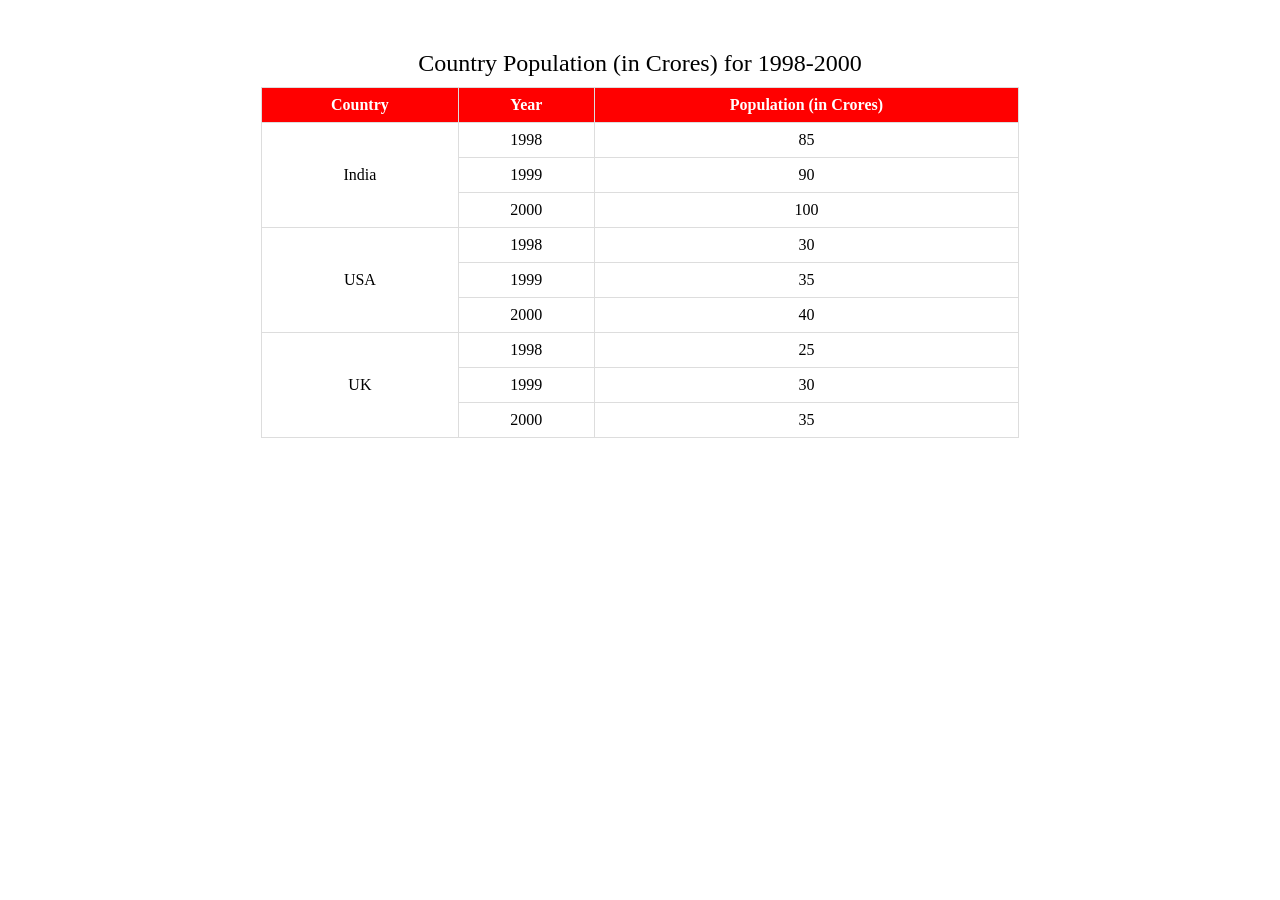
<file: Week_1/q4/index.html>
<!DOCTYPE html>
<html lang="en">
<head>
    <meta charset="UTF-8">
    <meta name="viewport" content="width=device-width, initial-scale=1.0">
    <title>Country Population Table</title>
    <style>
        table {
            width: 60%;
            margin: 50px auto;
            border-collapse: collapse;
        }
        th, td {
            padding: 8px 12px;
            border: 1px solid #ddd;
            text-align: center;
        }
        /* Column Headings Background Color */
        th {
            background-color: red;
            color: white;
        }
        caption {
            font-size: 1.5em;
            margin-bottom: 10px;
        }
    </style>
</head>
<body>

    <table>
        <caption>Country Population (in Crores) for 1998-2000</caption>
        <thead>
            <tr>
                <th>Country</th>
                <th>Year</th>
                <th>Population (in Crores)</th>
            </tr>
        </thead>
        <tbody>
            <tr>
                <td rowspan="3">India</td>
                <td>1998</td>
                <td>85</td>
            </tr>
            <tr>
                <td>1999</td>
                <td>90</td>
            </tr>
            <tr>
                <td>2000</td>
                <td>100</td>
            </tr>

            <tr>
                <td rowspan="3">USA</td>
                <td>1998</td>
                <td>30</td>
            </tr>
            <tr>
                <td>1999</td>
                <td>35</td>
            </tr>
            <tr>
                <td>2000</td>
                <td>40</td>
            </tr>

            <tr>
                <td rowspan="3">UK</td>
                <td>1998</td>
                <td>25</td>
            </tr>
            <tr>
                <td>1999</td>
                <td>30</td>
            </tr>
            <tr>
                <td>2000</td>
                <td>35</td>
            </tr>
        </tbody>
    </table>

</body>
</html>
</file>
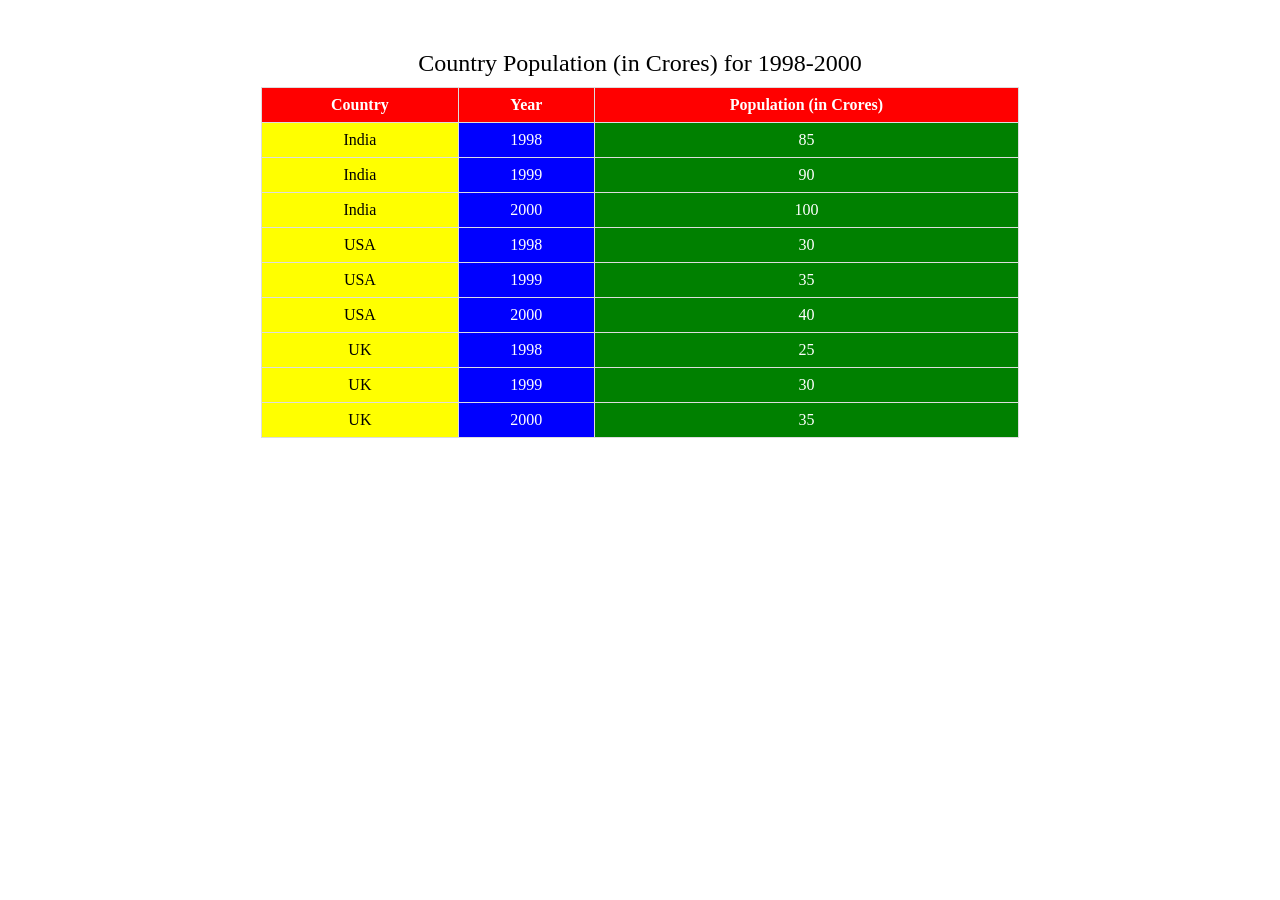
<file: Week_1/q5/index.html>
<!DOCTYPE html>
<html lang="en">
<head>
    <meta charset="UTF-8">
    <meta name="viewport" content="width=device-width, initial-scale=1.0">
    <title>Country Population Table</title>
    <style>
        table {
            width: 60%;
            margin: 50px auto;
            border-collapse: collapse;
        }
        th, td {
            padding: 8px 12px;
            border: 1px solid #ddd;
            text-align: center;
        }
        /* Column Headings Background Color (Red) */
        th {
            background-color: red;
            color: white;
        }
        /* Country Column Background Color (Yellow) */
        td:first-child {
            background-color: yellow;
        }
        /* Year Column Background Color (Blue) */
        td:nth-child(2) {
            background-color: blue;
            color: white;
        }
        /* Population Column Background Color (Green) */
        td:last-child {
            background-color: green;
            color: white;
        }
        caption {
            font-size: 1.5em;
            margin-bottom: 10px;
        }
    </style>
</head>
<body>

    <table id="population-table">
        <caption>Country Population (in Crores) for 1998-2000</caption>
        <thead>
            <tr>
                <th>Country</th>
                <th>Year</th>
                <th>Population (in Crores)</th>
            </tr>
        </thead>
        <tbody>
            <!-- Rows will be added here dynamically by JavaScript -->
        </tbody>
    </table>

    <script>
        // Array of objects containing the population data for each country and year
        const populationData = [
            { country: 'India', year: 1998, population: 85 },
            { country: 'India', year: 1999, population: 90 },
            { country: 'India', year: 2000, population: 100 },
            { country: 'USA', year: 1998, population: 30 },
            { country: 'USA', year: 1999, population: 35 },
            { country: 'USA', year: 2000, population: 40 },
            { country: 'UK', year: 1998, population: 25 },
            { country: 'UK', year: 1999, population: 30 },
            { country: 'UK', year: 2000, population: 35 }
        ];

        // Function to populate the table with the data
        function populateTable() {
            const tableBody = document.querySelector('#population-table tbody');

            // Loop through the data and create rows
            populationData.forEach((data) => {
                // Create a new row for each entry in the populationData array
                const row = document.createElement('tr');

                // Create cells for each column in the row
                const countryCell = document.createElement('td');
                countryCell.textContent = data.country;
                row.appendChild(countryCell);

                const yearCell = document.createElement('td');
                yearCell.textContent = data.year;
                row.appendChild(yearCell);

                const populationCell = document.createElement('td');
                populationCell.textContent = data.population;
                row.appendChild(populationCell);

                // Append the row to the table body
                tableBody.appendChild(row);
            });
        }

        // Call the function to populate the table when the page loads
        populateTable();
    </script>

</body>
</html>
</file>
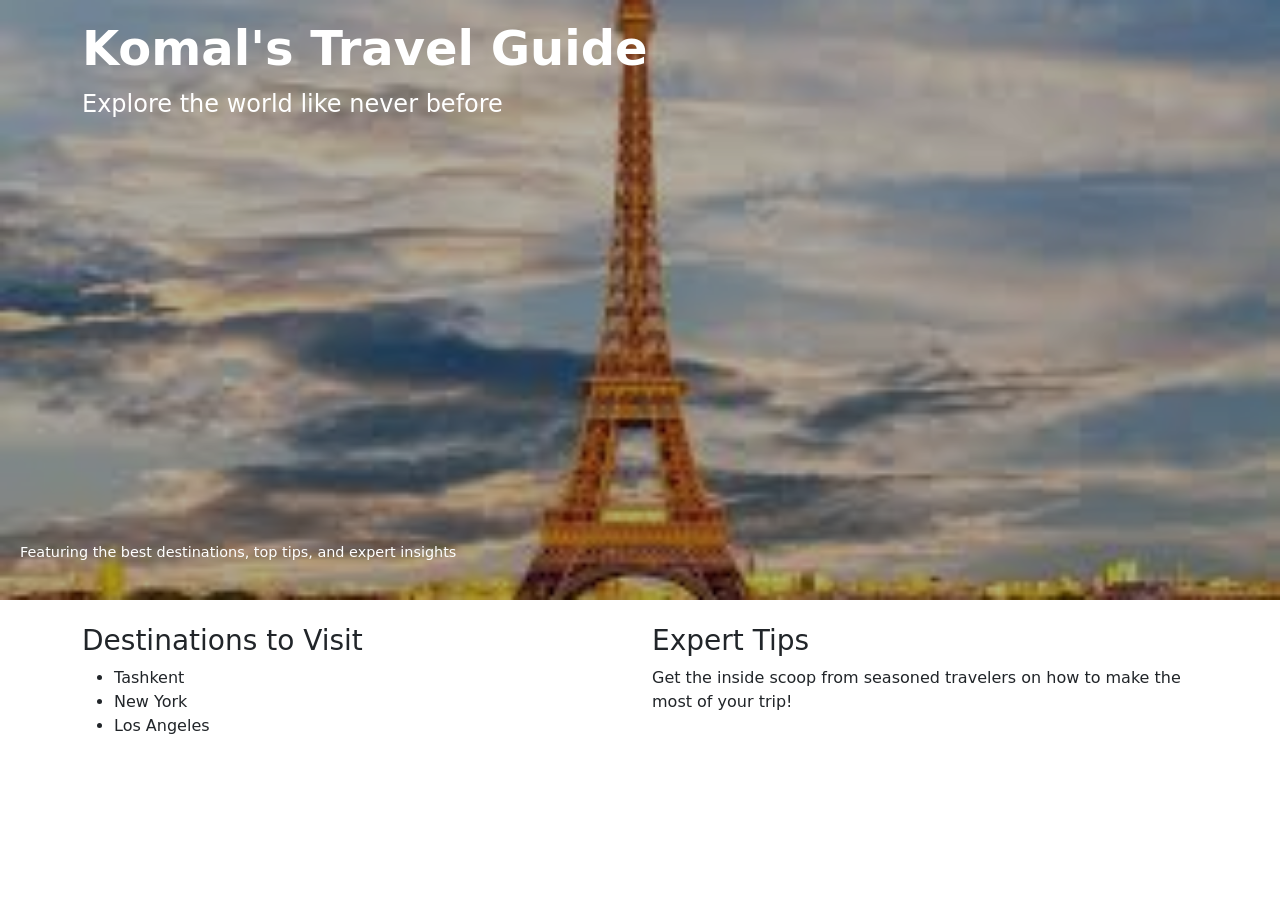
<file: Week_2/a2/index.html>
<!DOCTYPE html>
<html lang="en">
<head>
  <meta charset="UTF-8">
  <meta name="viewport" content="width=device-width, initial-scale=1.0">
  <title>Magazine Cover Page, additional 2</title>
  <!-- Bootstrap CSS -->
  <link href="https://cdn.jsdelivr.net/npm/bootstrap@5.3.0-alpha1/dist/css/bootstrap.min.css" rel="stylesheet">
  <style>
    .cover-image {
      background-image: url('image.jpeg'); /* Replace with a real image */
      background-size: cover;
      background-position: center;
      height: 600px;
      position: relative;
      color: white;
    }

    .overlay {
      position: absolute;
      top: 0;
      left: 0;
      right: 0;
      bottom: 0;
      background: rgba(0, 0, 0, 0.3);
      color: white;
      padding: 20px;
    }

    .headline {
      font-size: 3rem;
      font-weight: bold;
      line-height: 1.2;
    }

    .subheadline {
      font-size: 1.5rem;
      font-weight: 500;
    }

    .text-bottom {
      position: absolute;
      bottom: 20px;
      left: 20px;
    }

    .footer-text {
      font-size: 0.9rem;
      font-weight: lighter;
    }
  </style>
</head>
<body>

  <!-- Magazine Cover Section -->
  <div class="cover-image">
    <!-- Overlay with text -->
    <div class="overlay">
      <div class="container">
        <!-- Main Headline -->
        <div class="row">
          <div class="col-12">
            <h1 class="headline">Komal's Travel Guide</h1>
            <p class="subheadline">Explore the world like never before</p>
          </div>
        </div>

        <!-- Text at the bottom of the cover -->
        <div class="row text-bottom">
          <div class="col-12">
            <p class="footer-text">Featuring the best destinations, top tips, and expert insights</p>
          </div>
        </div>
      </div>
    </div>
  </div>

  <!-- Content Section (Optional) -->
  <div class="container mt-4">
    <div class="row">
      <div class="col-md-6">
        <h3>Destinations to Visit</h3>
        <ul>
          <li>Tashkent</li>
          <li>New York</li>
          <li>Los Angeles</li>
        </ul>
      </div>
      <div class="col-md-6">
        <h3>Expert Tips</h3>
        <p>Get the inside scoop from seasoned travelers on how to make the most of your trip!</p>
      </div>
    </div>
  </div>

  <!-- Bootstrap JS and Popper.js -->
  <script src="https://cdn.jsdelivr.net/npm/@popperjs/core@2.10.2/dist/umd/popper.min.js"></script>
  <script src="https://cdn.jsdelivr.net/npm/bootstrap@5.3.0-alpha1/dist/js/bootstrap.min.js"></script>

</body>
</html>
</file>
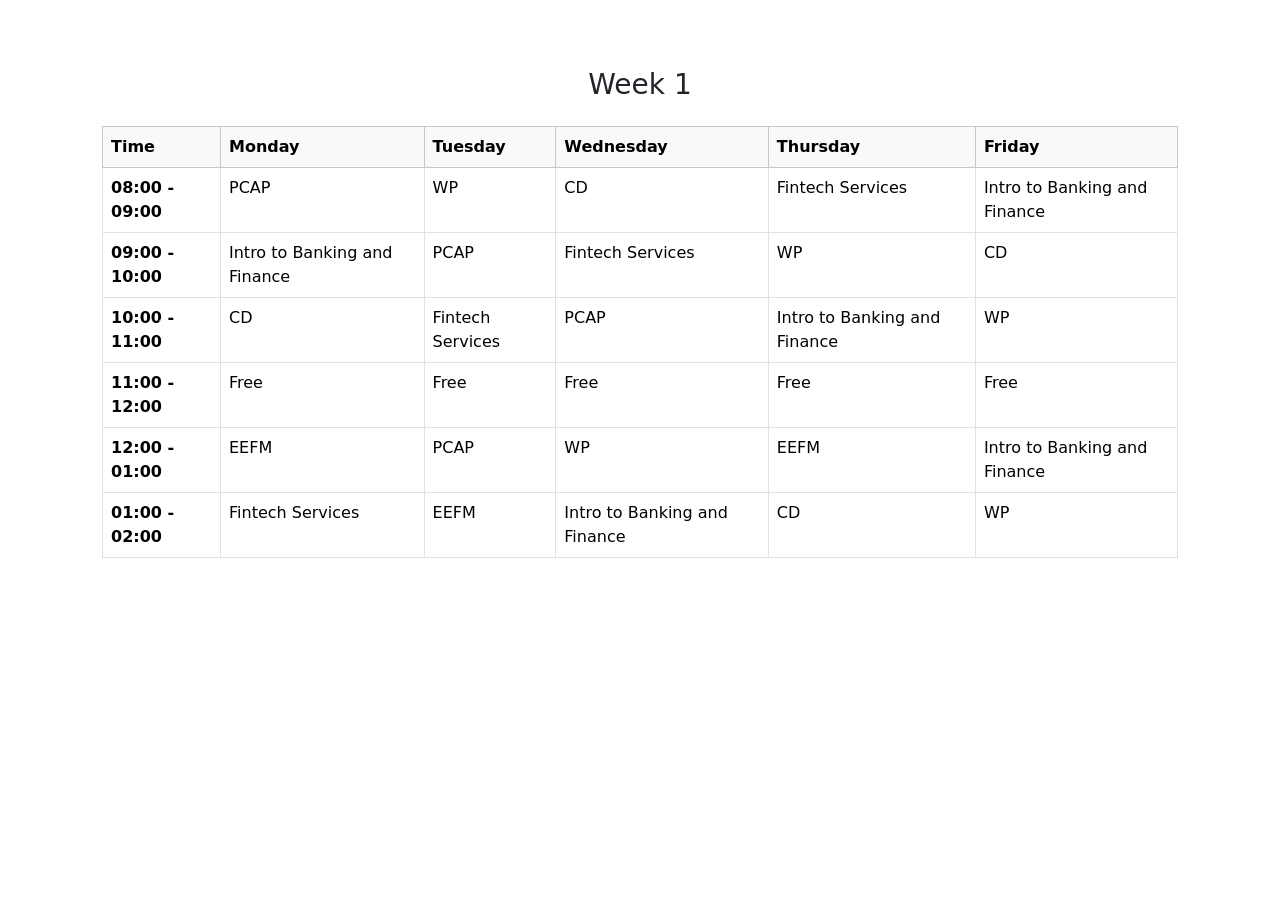
<file: Week_2/a3/index.html>
<!DOCTYPE html>
<html lang="en">
<head>
  <meta charset="UTF-8">
  <meta name="viewport" content="width=device-width, initial-scale=1.0">
  <title>Class Timetable</title>
  <link href="https://cdn.jsdelivr.net/npm/bootstrap@5.3.0-alpha1/dist/css/bootstrap.min.css" rel="stylesheet">
  <style>
    .carousel-inner {
      padding: 20px;
    }
    .table-container {
      overflow-x: auto;
    }
    .carousel-item {
      cursor: pointer;
    }
  </style>
</head>
<body>
  <div class="container mt-5">

    <!-- Carousel for weeks -->
    <div id="timetableCarousel" class="carousel slide" data-bs-ride="carousel">
      <div class="carousel-inner">
        
        <!-- Week 1 -->
        <div class="carousel-item active" data-bs-slide-to="0">
          <h3 class="text-center mb-4">Week 1</h3>
          <div class="table-container">
            <table class="table table-bordered">
              <thead class="table-light">
                <tr>
                  <th scope="col">Time</th>
                  <th scope="col">Monday</th>
                  <th scope="col">Tuesday</th>
                  <th scope="col">Wednesday</th>
                  <th scope="col">Thursday</th>
                  <th scope="col">Friday</th>
                </tr>
              </thead>
              <tbody>
                <tr>
                  <th scope="row">08:00 - 09:00</th>
                  <td>PCAP</td>
                  <td>WP</td>
                  <td>CD</td>
                  <td>Fintech Services</td>
                  <td>Intro to Banking and Finance</td>
                </tr>
                <tr>
                  <th scope="row">09:00 - 10:00</th>
                  <td>Intro to Banking and Finance</td>
                  <td>PCAP</td>
                  <td>Fintech Services</td>
                  <td>WP</td>
                  <td>CD</td>
                </tr>
                <tr>
                  <th scope="row">10:00 - 11:00</th>
                  <td>CD</td>
                  <td>Fintech Services</td>
                  <td>PCAP</td>
                  <td>Intro to Banking and Finance</td>
                  <td>WP</td>
                </tr>
                <tr>
                  <th scope="row">11:00 - 12:00</th>
                  <td>Free</td>
                  <td>Free</td>
                  <td>Free</td>
                  <td>Free</td>
                  <td>Free</td>
                </tr>
                <tr>
                  <th scope="row">12:00 - 01:00</th>
                  <td>EEFM</td>
                  <td>PCAP</td>
                  <td>WP</td>
                  <td>EEFM</td>
                  <td>Intro to Banking and Finance</td>
                </tr>
                <tr>
                  <th scope="row">01:00 - 02:00</th>
                  <td>Fintech Services</td>
                  <td>EEFM</td>
                  <td>Intro to Banking and Finance</td>
                  <td>CD</td>
                  <td>WP</td>
                </tr>
              </tbody>
            </table>
          </div>
        </div>

        <!-- Week 2 -->
        <div class="carousel-item" data-bs-slide-to="1">
          <h3 class="text-center mb-4">Week 2</h3>
          <div class="table-container">
            <table class="table table-bordered">
              <thead class="table-light">
                <tr>
                  <th scope="col">Time</th>
                  <th scope="col">Monday</th>
                  <th scope="col">Tuesday</th>
                  <th scope="col">Wednesday</th>
                  <th scope="col">Thursday</th>
                  <th scope="col">Friday</th>
                </tr>
              </thead>
              <tbody>
                <tr>
                  <th scope="row">08:00 - 09:00</th>
                  <td>PCAP</td>
                  <td>WP</td>
                  <td>CD</td>
                  <td>Fintech Services</td>
                  <td>Intro to Banking and Finance</td>
                </tr>
                <tr>
                  <th scope="row">09:00 - 10:00</th>
                  <td>Intro to Banking and Finance</td>
                  <td>PCAP</td>
                  <td>Fintech Services</td>
                  <td>WP</td>
                  <td>CD</td>
                </tr>
                <tr>
                  <th scope="row">10:00 - 11:00</th>
                  <td>CD</td>
                  <td>Fintech Services</td>
                  <td>PCAP</td>
                  <td>Intro to Banking and Finance</td>
                  <td>WP</td>
                </tr>
                <tr>
                  <th scope="row">11:00 - 12:00</th>
                  <td>Free</td>
                  <td>Free</td>
                  <td>Free</td>
                  <td>Free</td>
                  <td>Free</td>
                </tr>
                <tr>
                  <th scope="row">12:00 - 01:00</th>
                  <td>EEFM</td>
                  <td>PCAP</td>
                  <td>WP</td>
                  <td>EEFM</td>
                  <td>Intro to Banking and Finance</td>
                </tr>
                <tr>
                  <th scope="row">01:00 - 02:00</th>
                  <td>Fintech Services</td>
                  <td>EEFM</td>
                  <td>Intro to Banking and Finance</td>
                  <td>CD</td>
                  <td>WP</td>
                </tr>
              </tbody>
            </table>
          </div>
        </div>

        <!-- Week 3 -->
        <div class="carousel-item" data-bs-slide-to="2">
          <h3 class="text-center mb-4">Week 3</h3>
          <div class="table-container">
            <table class="table table-bordered">
              <thead class="table-light">
                <tr>
                  <th scope="col">Time</th>
                  <th scope="col">Monday</th>
                  <th scope="col">Tuesday</th>
                  <th scope="col">Wednesday</th>
                  <th scope="col">Thursday</th>
                  <th scope="col">Friday</th>
                </tr>
              </thead>
              <tbody>
                <tr>
                  <th scope="row">08:00 - 09:00</th>
                  <td>PCAP</td>
                  <td>WP</td>
                  <td>CD</td>
                  <td>Fintech Services</td>
                  <td>Intro to Banking and Finance</td>
                </tr>
                <tr>
                  <th scope="row">09:00 - 10:00</th>
                  <td>Intro to Banking and Finance</td>
                  <td>PCAP</td>
                  <td>Fintech Services</td>
                  <td>WP</td>
                  <td>CD</td>
                </tr>
                <tr>
                  <th scope="row">10:00 - 11:00</th>
                  <td>CD</td>
                  <td>Fintech Services</td>
                  <td>PCAP</td>
                  <td>Intro to Banking and Finance</td>
                  <td>WP</td>
                </tr>
                <tr>
                  <th scope="row">11:00 - 12:00</th>
                  <td>Free</td>
                  <td>Free</td>
                  <td>Free</td>
                  <td>Free</td>
                  <td>Free</td>
                </tr>
                <tr>
                  <th scope="row">12:00 - 01:00</th>
                  <td>EEFM</td>
                  <td>PCAP</td>
                  <td>WP</td>
                  <td>EEFM</td>
                  <td>Intro to Banking and Finance</td>
                </tr>
                <tr>
                  <th scope="row">01:00 - 02:00</th>
                  <td>Fintech Services</td>
                  <td>EEFM</td>
                  <td>Intro to Banking and Finance</td>
                  <td>CD</td>
                  <td>WP</td>
                </tr>
              </tbody>
            </table>
          </div>
        </div>

      </div>
      <!-- Carousel Controls -->
      <button class="carousel-control-prev" type="button" data-bs-target="#timetableCarousel" data-bs-slide="prev">
        <span class="carousel-control-prev-icon" aria-hidden="true"></span>
        <span class="visually-hidden">Previous</span>
      </button>
      <button class="carousel-control-next" type="button" data-bs-target="#timetableCarousel" data-bs-slide="next">
        <span class="carousel-control-next-icon" aria-hidden="true"></span>
        <span class="visually-hidden">Next</span>
      </button>
    </div>

  </div>

  <script src="https://cdn.jsdelivr.net/npm/bootstrap@5.3.0-alpha1/dist/js/bootstrap.bundle.min.js"></script>
</body>
</html>
</file>
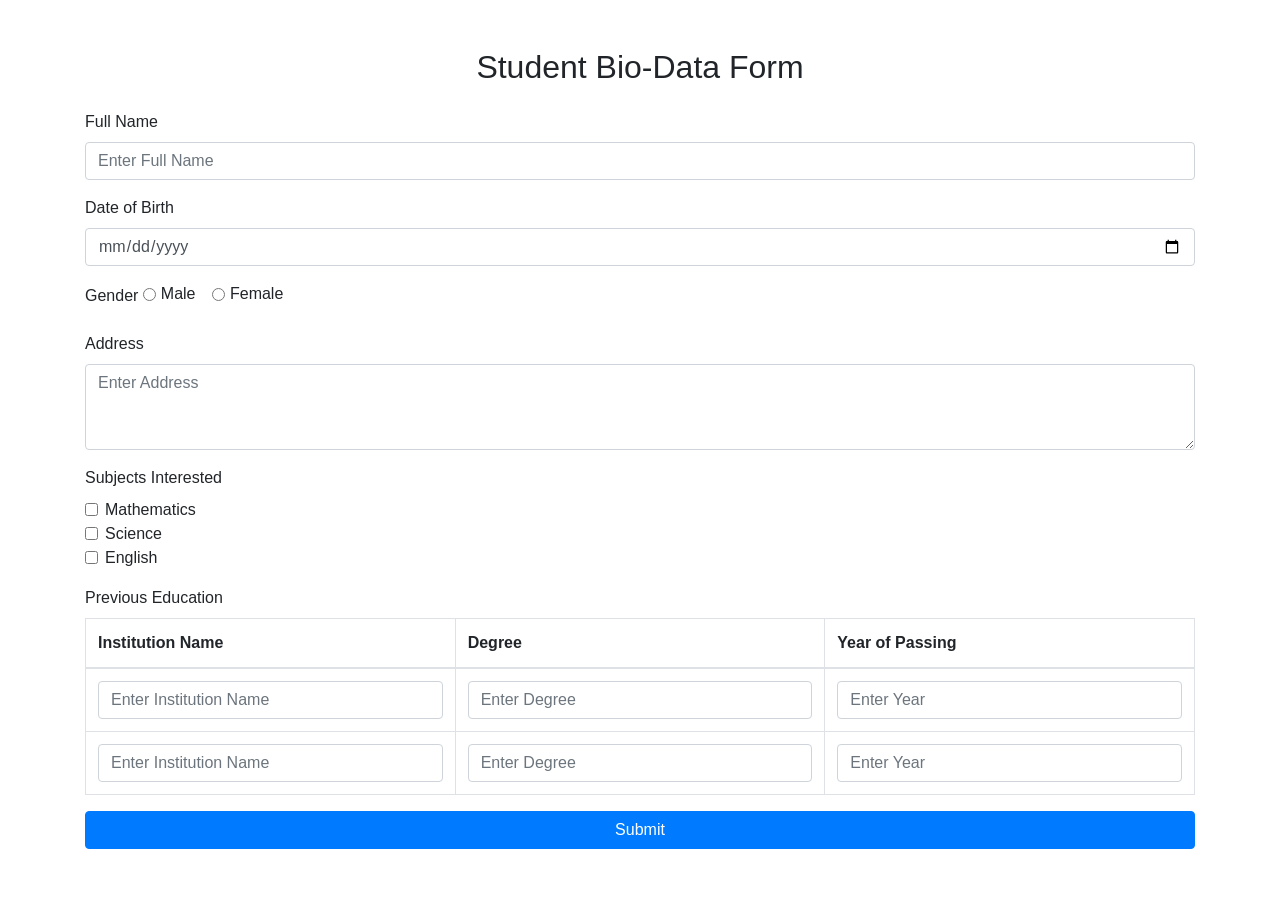
<file: Week_2/q1/index.html>
<!DOCTYPE html>
<html lang="en">
<head>
    <meta charset="UTF-8">
    <meta name="viewport" content="width=device-width, initial-scale=1.0">
    <title>Student Bio-Data Form</title>
    <!-- Bootstrap CSS -->
    <link href="https://stackpath.bootstrapcdn.com/bootstrap/4.5.2/css/bootstrap.min.css" rel="stylesheet">
</head>
<body>

<div class="container mt-5">
    <h2 class="text-center mb-4">Student Bio-Data Form</h2>
    
    <form>
        <!-- Full Name -->
        <div class="form-group">
            <label for="fullName">Full Name</label>
            <input type="text" class="form-control" id="fullName" placeholder="Enter Full Name">
        </div>

        <!-- Date of Birth -->
        <div class="form-group">
            <label for="dob">Date of Birth</label>
            <input type="date" class="form-control" id="dob">
        </div>

        <!-- Gender -->
        <div class="form-group">
            <label>Gender</label>
            <div class="form-check form-check-inline">
                <input class="form-check-input" type="radio" name="gender" id="genderMale" value="Male">
                <label class="form-check-label" for="genderMale">Male</label>
            </div>
            <div class="form-check form-check-inline">
                <input class="form-check-input" type="radio" name="gender" id="genderFemale" value="Female">
                <label class="form-check-label" for="genderFemale">Female</label>
            </div>
        </div>

        <!-- Address -->
        <div class="form-group">
            <label for="address">Address</label>
            <textarea class="form-control" id="address" rows="3" placeholder="Enter Address"></textarea>
        </div>

        <!-- Subjects Interested -->
        <div class="form-group">
            <label>Subjects Interested</label>
            <div class="form-check">
                <input class="form-check-input" type="checkbox" value="Mathematics" id="subjectMath">
                <label class="form-check-label" for="subjectMath">
                    Mathematics
                </label>
            </div>
            <div class="form-check">
                <input class="form-check-input" type="checkbox" value="Science" id="subjectScience">
                <label class="form-check-label" for="subjectScience">
                    Science
                </label>
            </div>
            <div class="form-check">
                <input class="form-check-input" type="checkbox" value="English" id="subjectEnglish">
                <label class="form-check-label" for="subjectEnglish">
                    English
                </label>
            </div>
        </div>

        <!-- Table for Previous Education -->
        <div class="form-group">
            <label for="previousEducation">Previous Education</label>
            <table class="table table-bordered">
                <thead>
                    <tr>
                        <th>Institution Name</th>
                        <th>Degree</th>
                        <th>Year of Passing</th>
                    </tr>
                </thead>
                <tbody>
                    <tr>
                        <td><input type="text" class="form-control" placeholder="Enter Institution Name"></td>
                        <td><input type="text" class="form-control" placeholder="Enter Degree"></td>
                        <td><input type="number" class="form-control" placeholder="Enter Year"></td>
                    </tr>
                    <tr>
                        <td><input type="text" class="form-control" placeholder="Enter Institution Name"></td>
                        <td><input type="text" class="form-control" placeholder="Enter Degree"></td>
                        <td><input type="number" class="form-control" placeholder="Enter Year"></td>
                    </tr>
                </tbody>
            </table>
        </div>

        <!-- Submit Button -->
        <button type="submit" class="btn btn-primary btn-block">Submit</button>
    </form>
</div>

<!-- Bootstrap JS and dependencies -->
<script src="https://code.jquery.com/jquery-3.5.1.slim.min.js"></script>
<script src="https://cdn.jsdelivr.net/npm/@popperjs/core@2.9.3/dist/umd/popper.min.js"></script>
<script src="https://stackpath.bootstrapcdn.com/bootstrap/4.5.2/js/bootstrap.min.js"></script>
</body>
</html>
</file>
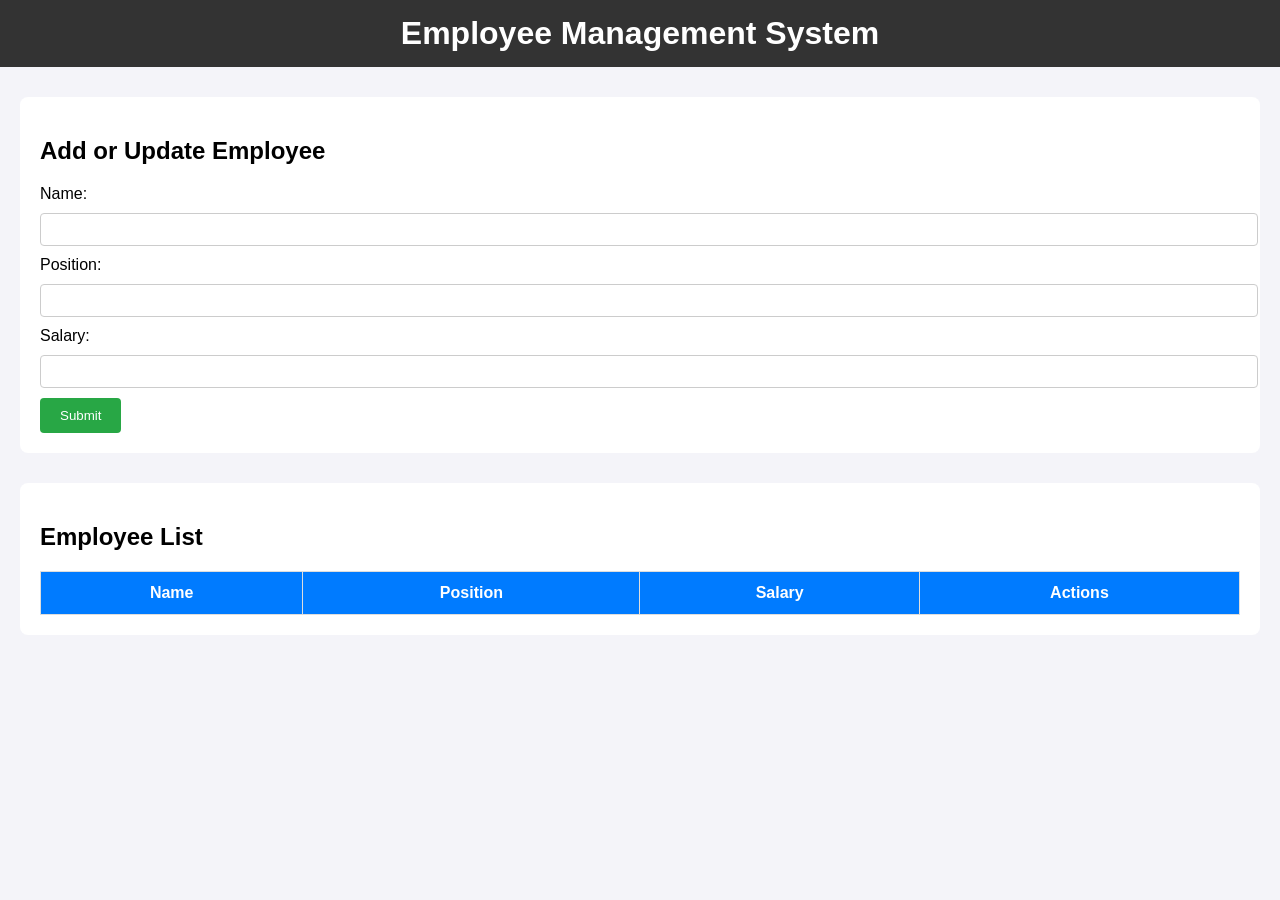
<file: Week_2/q2/index.html>
<!DOCTYPE html>
<html lang="en">
<head>
    <meta charset="UTF-8">
    <meta name="viewport" content="width=device-width, initial-scale=1.0">
    <title>Employee Management</title>
    <link rel="stylesheet" href="styles.css">
</head>
<body>
    <header>
        <h1>Employee Management System</h1>
    </header>

    <section class="employee-form">
        <h2>Add or Update Employee</h2>
        <form id="employeeForm" onsubmit="return false;">
            <input type="hidden" id="employeeId" value="">
            <label for="employeeName">Name:</label>
            <input type="text" id="employeeName" required><br>

            <label for="employeePosition">Position:</label>
            <input type="text" id="employeePosition" required><br>

            <label for="employeeSalary">Salary:</label>
            <input type="number" id="employeeSalary" required><br>

            <button type="submit" onclick="addOrUpdateEmployee()">Submit</button>
        </form>
    </section>

    <section class="employee-list">
        <h2>Employee List</h2>
        <table id="employeeTable">
            <thead>
                <tr>
                    <th>Name</th>
                    <th>Position</th>
                    <th>Salary</th>
                    <th>Actions</th>
                </tr>
            </thead>
            <tbody>
                <!-- Dynamic Employee Rows will appear here -->
            </tbody>
        </table>
    </section>

    <script src="script.js"></script>
</body>
</html>
</file>
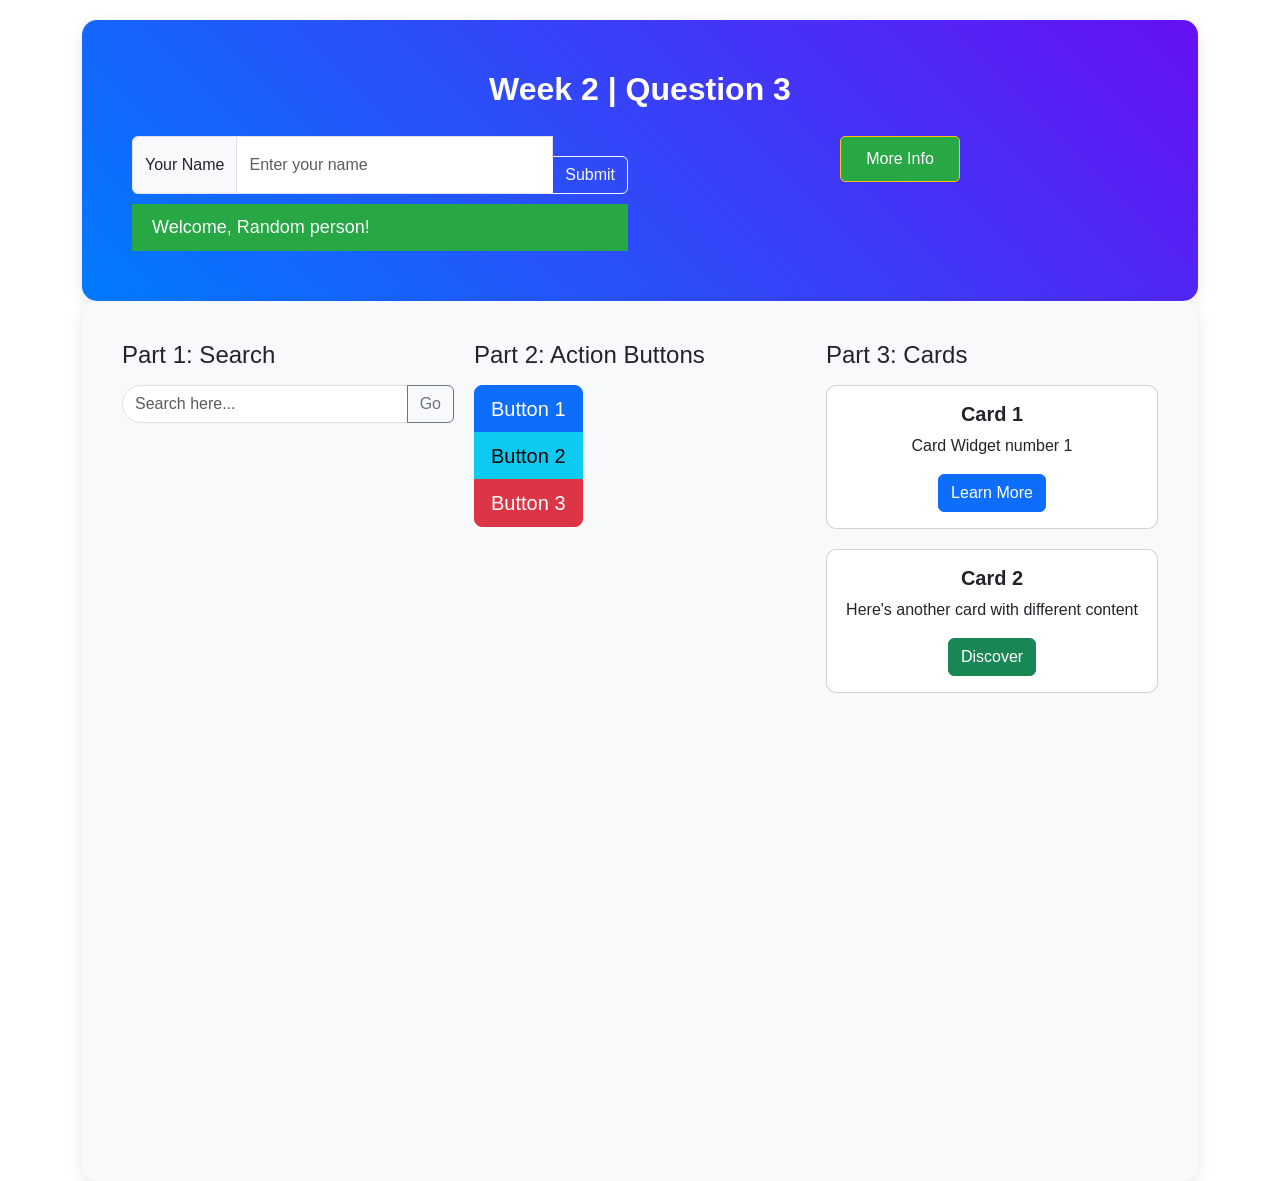
<file: Week_2/q3/index.html>
<!DOCTYPE html>
<html lang="en">
<head>
  <meta charset="UTF-8">
  <meta name="viewport" content="width=device-width, initial-scale=1.0">
  <title>Lab Exercise 3</title>
  <!-- Bootstrap CSS -->
  <link href="https://cdn.jsdelivr.net/npm/bootstrap@5.3.0-alpha1/dist/css/bootstrap.min.css" rel="stylesheet">
  <!-- jQuery -->
  <script src="https://code.jquery.com/jquery-3.6.0.min.js"></script>
  <!-- Custom Styles -->
  <style>
    body, html {
      height: 100%;
      margin: 0;
      font-family: 'Arial', sans-serif;
    }
    .container {
      padding-top: 20px;
      height: 100%;
    }
    .top-section {
      background: linear-gradient(45deg, #007bff, #6610f2);
      color: white;
      border-radius: 15px;
      padding: 50px;
      box-shadow: 0px 4px 15px rgba(0, 0, 0, 0.1);
    }
    .top-section h2 {
      font-weight: 700;
    }
    .top-section .input-group, .top-section .btn {
      margin-top: 20px;
    }
    .badge-custom {
      background-color: #28a745;
      font-size: 18px;
      padding: 10px 20px;
      margin-top: 10px;
    }
    .bottom-section {
      background-color: #f8f9fa;
      padding: 30px;
      display: flex;
      justify-content: space-between;
      flex-wrap: wrap;
      height: 100%;
      border-radius: 15px;
      box-shadow: 0px 4px 15px rgba(0, 0, 0, 0.1);
    }
    .bottom-section .card {
      border-radius: 10px;
      margin-bottom: 20px;
      width: 100%;
    }
    .btn-custom {
      background-color: #28a745;
      color: white;
      font-size: 18px;
      padding: 10px 25px;
      border-radius: 5px;
    }
    .card-body {
      text-align: center;
    }
    .card-body h5 {
      font-weight: 600;
    }
    .part {
      flex: 1 1 30%;
      margin: 10px;
    }
    .part h4 {
      margin-bottom: 15px;
    }
    .input-group .form-control {
      border-radius: 25px;
    }
    .btn-group button {
      border-radius: 50px;
    }
    .btn-warning {
      font-size: 16px;
    }
    .modal-body p {
      font-size: 16px;
    }
  </style>
</head>
<body>

  <div class="container">

    <!-- Top Section -->
    <div class="top-section">
      <h2 class="text-center">Week 2 | Question 3</h2>
      <div class="row">
        <div class="col-md-6">
          <div class="input-group">
            <span class="input-group-text">Your Name</span>
            <input type="text" class="form-control" id="nameInput" placeholder="Enter your name">
            <button class="btn btn-outline-light" type="button" id="submitBtn">Submit</button>
          </div>
          <div id="nameBadge" class="badge-custom">Welcome, Random person!</div>
        </div>
        <div class="col-md-6 text-center">
          <button type="button" class="btn btn-warning btn-custom" data-bs-toggle="modal" data-bs-target="#infoModal">More Info</button>
        </div>
      </div>
    </div>

    <!-- Bottom Section -->
    <div class="bottom-section">
      <!-- Part 1 -->
      <div class="part">
        <h4>Part 1: Search</h4>
        <div class="input-group">
          <input type="text" class="form-control" placeholder="Search here...">
          <button class="btn btn-outline-secondary" type="button">Go</button>
        </div>
      </div>

      <!-- Part 2 -->
      <div class="part">
        <h4>Part 2: Action Buttons</h4>
        <div class="btn-group-vertical" role="group" aria-label="Action buttons">
          <button type="button" class="btn btn-primary btn-lg">Button 1</button>
          <button type="button" class="btn btn-info btn-lg">Button 2</button>
          <button type="button" class="btn btn-danger btn-lg">Button 3</button>
        </div>
      </div>

      <!-- Part 3 -->
      <div class="part">
        <h4>Part 3: Cards</h4>
        <div class="card">
          <div class="card-body">
            <h5 class="card-title">Card 1</h5>
            <p class="card-text">Card Widget number 1</p>
            <button class="btn btn-primary">Learn More</button>
          </div>
        </div>
        <div class="card">
          <div class="card-body">
            <h5 class="card-title">Card 2</h5>
            <p class="card-text">Here's another card with different content</p>
            <button class="btn btn-success">Discover</button>
          </div>
        </div>
      </div>
    </div>

  </div>

  <!-- Modal -->
  <div class="modal fade" id="infoModal" tabindex="-1" aria-labelledby="infoModalLabel" aria-hidden="true">
    <div class="modal-dialog">
      <div class="modal-content">
        <div class="modal-header">
          <h5 class="modal-title" id="infoModalLabel">More Information</h5>
          <button type="button" class="btn-close" data-bs-dismiss="modal" aria-label="Close"></button>
        </div>
        <div class="modal-body">
          <p>Made by yours truly, Komal Mathur</p>
        </div>
        <div class="modal-footer">
          <button type="button" class="btn btn-secondary" data-bs-dismiss="modal">Close</button>
          <button type="button" class="btn btn-primary">Learn More</button>
        </div>
      </div>
    </div>
  </div>

  <!-- Bootstrap JS and Popper.js -->
  <script src="https://cdn.jsdelivr.net/npm/bootstrap@5.3.0-alpha1/dist/js/bootstrap.bundle.min.js"></script>

  <script>
    // jQuery to handle name input and badge display
    $(document).ready(function() {
      $('#submitBtn').click(function() {
        var name = $('#nameInput').val();
        if(name) {
          $('#nameBadge').html('Welcome, ' + name + '!');
        }
      });
    });
  </script>

</body>
</html>
</file>
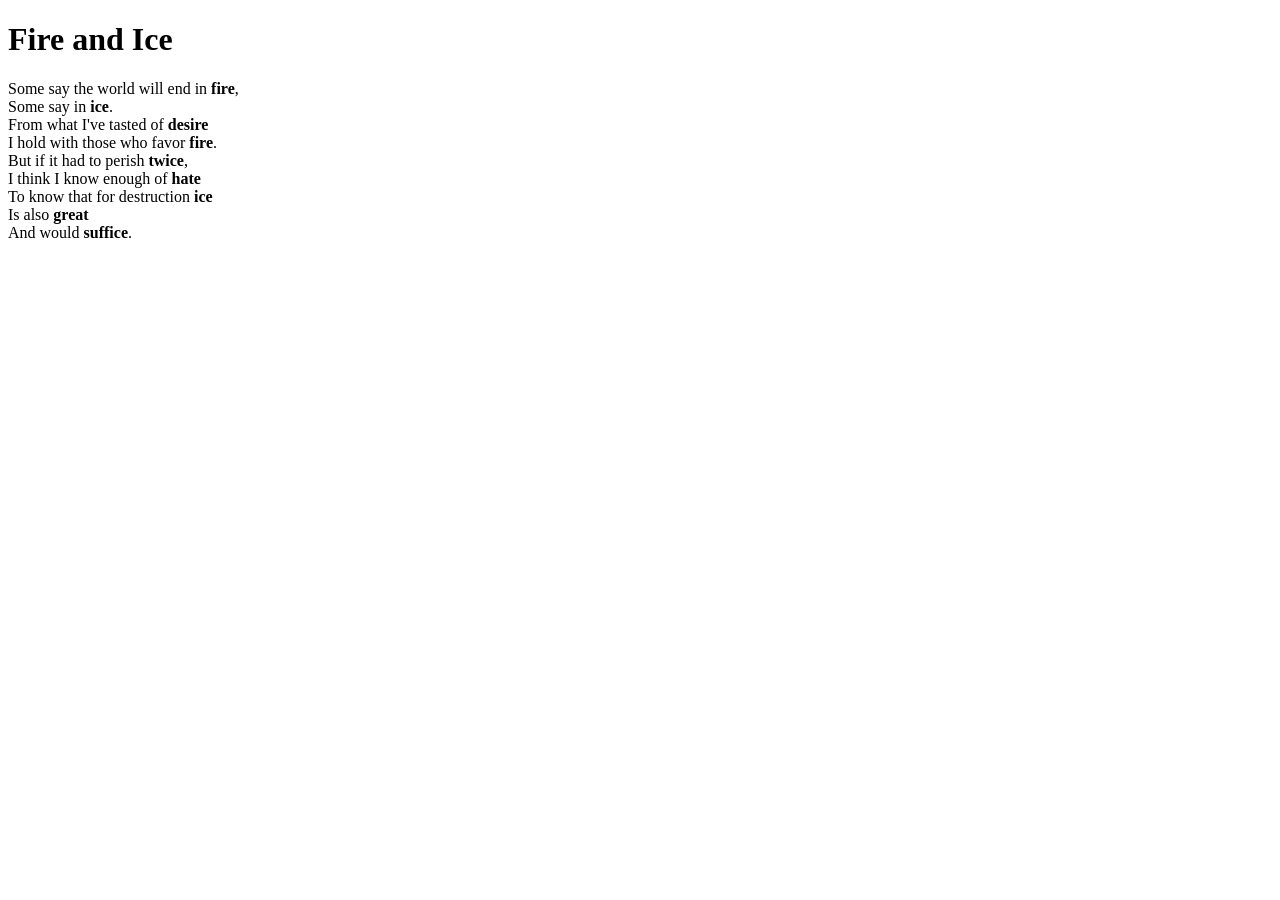
<file: Week_1/q1/q1.html>
<!DOCTYPE html>
<html lang="en">
<head>
    <meta charset="UTF-8">
    <meta name="viewport" content="width=device-width, initial-scale=1.0">
    <title>Document</title>
</head>
<body>
    <h1>Fire and Ice</h1>
    <p>
        Some say the world will end in <b>fire</b>,<br/>
        Some say in <b>ice</b>.<br/>
        From what I've tasted of <b>desire</b><br/>
        I hold with those who favor <b>fire</b>.<br/>
        But if it had to perish <b>twice</b>,<br/>
        I think I know enough of <b>hate</b><br/>
        To know that for destruction <b>ice</b><br/>
        Is also <b>great</b><br/>
        And would <b>suffice</b>.
    </p>
</body>
</html>
</file>
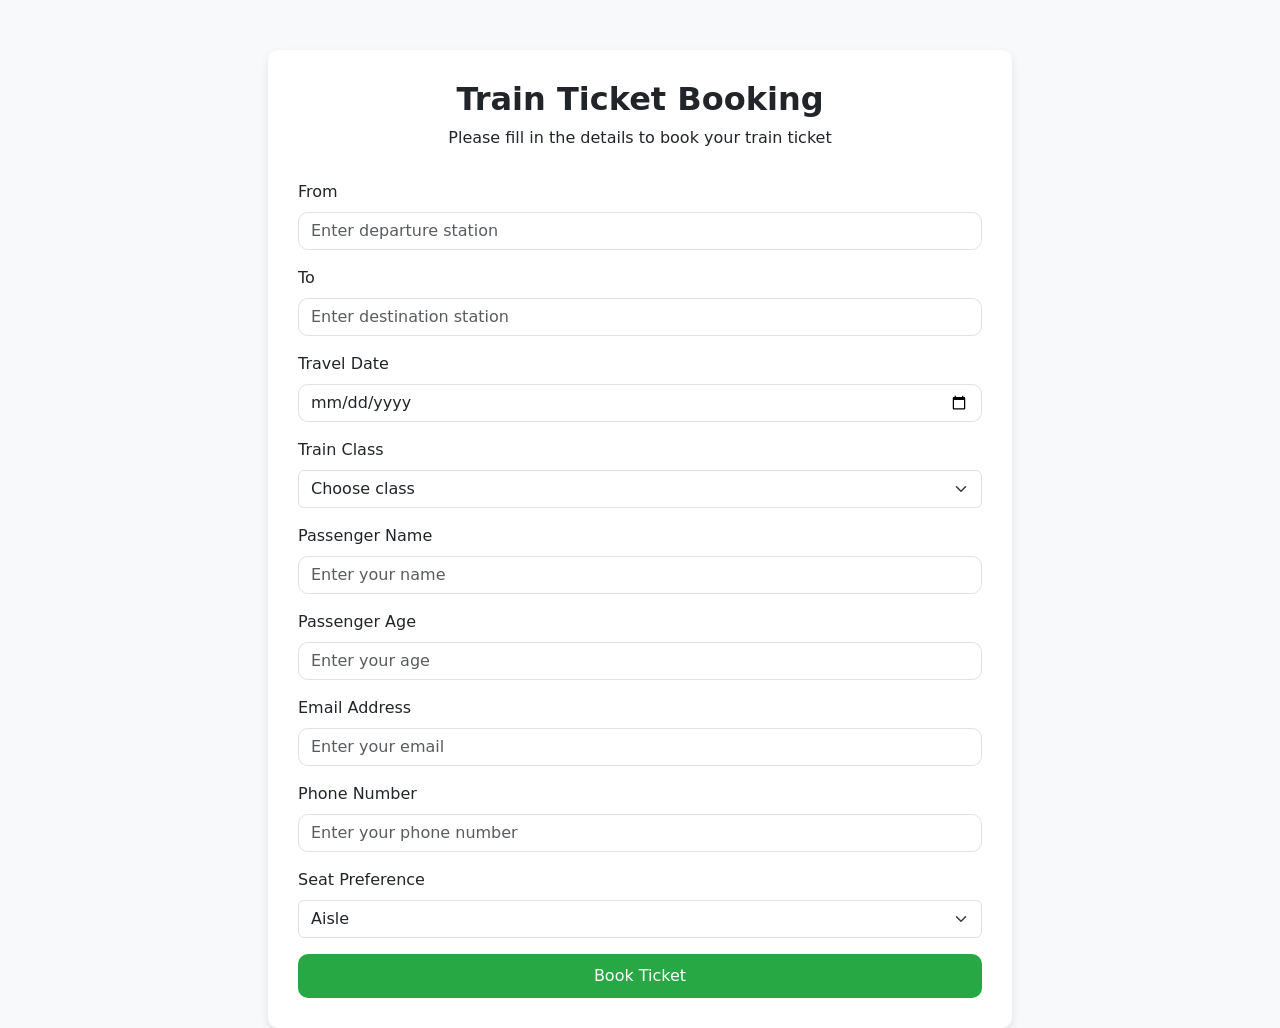
<file: Week_2/a1/a1.html>
<!DOCTYPE html>
<html lang="en">
<head>
    <meta charset="UTF-8">
    <meta name="viewport" content="width=device-width, initial-scale=1.0">
    <title>Train Ticket Booking</title>
    <!-- Bootstrap CSS -->
    <link href="https://cdn.jsdelivr.net/npm/bootstrap@5.3.0-alpha1/dist/css/bootstrap.min.css" rel="stylesheet">
    <link href="https://cdn.jsdelivr.net/npm/bootstrap-icons/font/bootstrap-icons.css" rel="stylesheet">
    <style>
        body {
            background-color: #f8f9fa;
        }
        .form-container {
            margin-top: 50px;
            padding: 30px;
            border-radius: 10px;
            background-color: white;
            box-shadow: 0 4px 8px rgba(0, 0, 0, 0.1);
        }
        .header {
            text-align: center;
            margin-bottom: 30px;
        }
        .header h2 {
            font-weight: 600;
        }
        .form-control {
            border-radius: 10px;
        }
        .form-btn {
            background-color: #28a745;
            color: white;
            border-radius: 10px;
            padding: 10px 20px;
            border: none;
            font-size: 16px;
        }
        .form-btn:hover {
            background-color: #218838;
        }
    </style>
</head>
<body>
    <div class="container">
        <div class="form-container col-lg-8 col-md-10 mx-auto">
            <div class="header">
                <h2>Train Ticket Booking</h2>
                <p>Please fill in the details to book your train ticket</p>
            </div>
            <form>
                <!-- From & To -->
                <div class="mb-3">
                    <label for="fromStation" class="form-label">From</label>
                    <input type="text" class="form-control" id="fromStation" placeholder="Enter departure station" required>
                </div>
                <div class="mb-3">
                    <label for="toStation" class="form-label">To</label>
                    <input type="text" class="form-control" id="toStation" placeholder="Enter destination station" required>
                </div>

                <!-- Date and Time -->
                <div class="mb-3">
                    <label for="travelDate" class="form-label">Travel Date</label>
                    <input type="date" class="form-control" id="travelDate" required>
                </div>

                <!-- Train Class -->
                <div class="mb-3">
                    <label for="trainClass" class="form-label">Train Class</label>
                    <select class="form-select" id="trainClass" required>
                        <option selected disabled>Choose class</option>
                        <option value="economy">Economy</option>
                        <option value="sleeper">Sleeper</option>
                        <option value="firstClass">First Class</option>
                    </select>
                </div>

                <!-- Passenger Details -->
                <div class="mb-3">
                    <label for="passengerName" class="form-label">Passenger Name</label>
                    <input type="text" class="form-control" id="passengerName" placeholder="Enter your name" required>
                </div>
                <div class="mb-3">
                    <label for="passengerAge" class="form-label">Passenger Age</label>
                    <input type="number" class="form-control" id="passengerAge" placeholder="Enter your age" required>
                </div>

                <!-- Contact Information -->
                <div class="mb-3">
                    <label for="contactEmail" class="form-label">Email Address</label>
                    <input type="email" class="form-control" id="contactEmail" placeholder="Enter your email" required>
                </div>
                <div class="mb-3">
                    <label for="contactPhone" class="form-label">Phone Number</label>
                    <input type="tel" class="form-control" id="contactPhone" placeholder="Enter your phone number" required>
                </div>

                <!-- Additional Options -->
                <div class="mb-3">
                    <label for="seatPreference" class="form-label">Seat Preference</label>
                    <select class="form-select" id="seatPreference">
                        <option value="aisle">Aisle</option>
                        <option value="window">Window</option>
                        <option value="middle">Middle</option>
                    </select>
                </div>

                <!-- Submit Button -->
                <div class="d-grid gap-2">
                    <button type="submit" class="form-btn">Book Ticket</button>
                </div>
            </form>
        </div>
    </div>

    <!-- Bootstrap JS (Optional for dropdowns, tooltips, etc.) -->
    <script src="https://cdn.jsdelivr.net/npm/bootstrap@5.3.0-alpha1/dist/js/bootstrap.bundle.min.js"></script>
</body>
</html>
</file>
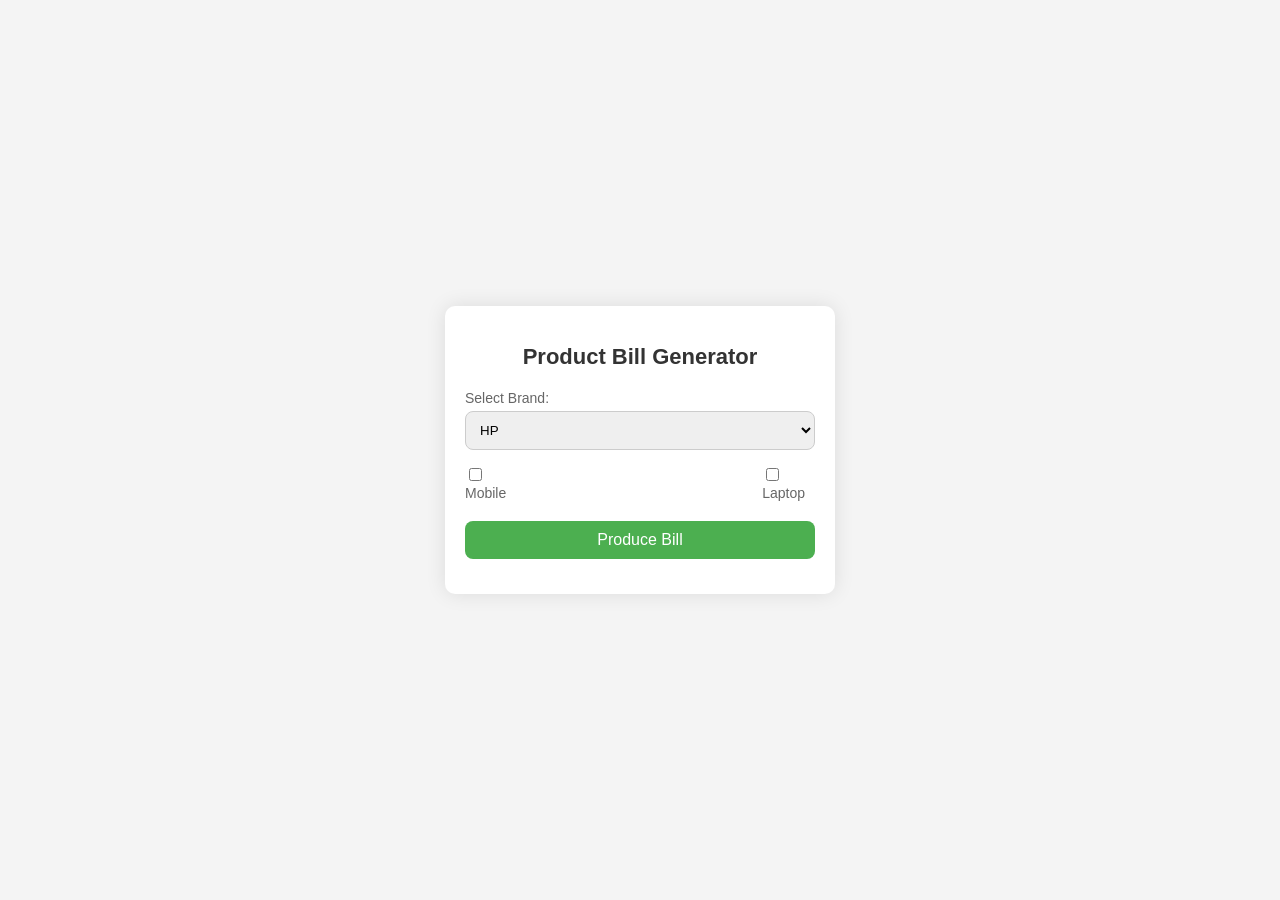
<file: Week_3/a1/a1.html>
<!DOCTYPE html>
<html lang="en">
<head>
    <meta charset="UTF-8">
    <meta name="viewport" content="width=device-width, initial-scale=1.0">
    <title>Product Bill Generator</title>
    <style>
        body {
            font-family: 'Arial', sans-serif;
            background-color: #f4f4f4;
            margin: 0;
            padding: 0;
            display: flex;
            justify-content: center;
            align-items: center;
            height: 100vh;
        }

        .container {
            background-color: #fff;
            padding: 20px;
            border-radius: 10px;
            box-shadow: 0 0 20px rgba(0, 0, 0, 0.1);
            width: 350px;
            max-width: 100%;
        }

        h2 {
            text-align: center;
            margin-bottom: 20px;
            color: #333;
            font-size: 22px;
        }

        label {
            font-size: 14px;
            margin-bottom: 5px;
            display: block;
            color: #666;
        }

        select, input[type="number"], button {
            width: 100%;
            padding: 10px;
            margin-bottom: 15px;
            border-radius: 8px;
            border: 1px solid #ccc;
            box-sizing: border-box;
        }

        button {
            background-color: #4CAF50;
            color: white;
            font-size: 16px;
            cursor: pointer;
            border: none;
            transition: background-color 0.3s ease;
        }

        button:hover {
            background-color: #45a049;
        }

        .checkbox-group {
            display: flex;
            justify-content: space-between;
            margin-bottom: 15px;
        }

        .checkbox-group label {
            font-size: 14px;
            margin-right: 10px;
        }

        .modal {
            display: none;
            position: fixed;
            top: 50%;
            left: 50%;
            transform: translate(-50%, -50%);
            background-color: #fff;
            padding: 20px;
            border-radius: 10px;
            box-shadow: 0 0 15px rgba(0, 0, 0, 0.3);
            width: 320px;
            text-align: center;
            font-family: Arial, sans-serif;
        }

        .modal h3 {
            margin-bottom: 20px;
            font-size: 22px;
            color: #333;
        }

        .modal p {
            font-size: 14px;
            margin-bottom: 10px;
            color: #666;
        }

        .modal button {
            background-color: #f44336;
            color: white;
            padding: 10px 20px;
            border: none;
            border-radius: 8px;
            cursor: pointer;
        }

        .modal button:hover {
            background-color: #e53935;
        }

        .hidden {
            display: none;
        }

    </style>
</head>
<body>

    <div class="container">
        <h2>Product Bill Generator</h2>
        
        <!-- Dropdown for selecting product brand -->
        <label for="brand">Select Brand:</label>
        <select id="brand">
            <option value="HP">HP</option>
            <option value="Nokia">Nokia</option>
            <option value="Samsung">Samsung</option>
            <option value="Motorola">Motorola</option>
            <option value="Apple">Apple</option>
        </select>
        
        <!-- Checkbox for selecting Mobile and Laptop -->
        <div class="checkbox-group">
            <div>
                <input type="checkbox" id="mobile" value="Mobile">
                <label for="mobile">Mobile</label>
            </div>
            <div>
                <input type="checkbox" id="laptop" value="Laptop">
                <label for="laptop">Laptop</label>
            </div>
        </div>
        
        <!-- Quantity Inputs (Initially hidden) -->
        <div id="mobileQuantityDiv" class="hidden">
            <label for="mobileQuantity">Enter Mobile Quantity:</label>
            <input type="number" id="mobileQuantity" value="0" min="0">
        </div>

        <div id="laptopQuantityDiv" class="hidden">
            <label for="laptopQuantity">Enter Laptop Quantity:</label>
            <input type="number" id="laptopQuantity" value="0" min="0">
        </div>
        
        <!-- Button to generate bill -->
        <button id="produceBillBtn">Produce Bill</button>
    </div>

    <!-- Modal for displaying bill -->
    <div id="billModal" class="modal">
        <h3>Bill Summary</h3>
        <p id="mobileBill"></p>
        <p id="laptopBill"></p>
        <p id="totalAmount"></p>
        <button onclick="closeModal()">Close</button>
    </div>

    <script>
        // Prices for different products
        const productPrices = {
            "HP": { "Mobile": 300, "Laptop": 800 },
            "Nokia": { "Mobile": 200, "Laptop": 750 },
            "Samsung": { "Mobile": 350, "Laptop": 900 },
            "Motorola": { "Mobile": 250, "Laptop": 700 },
            "Apple": { "Mobile": 700, "Laptop": 1500 }
        };

        // Function to show/hide quantity input fields based on checkbox selection
        document.getElementById('mobile').addEventListener('change', function() {
            document.getElementById('mobileQuantityDiv').classList.toggle('hidden', !this.checked);
        });

        document.getElementById('laptop').addEventListener('change', function() {
            document.getElementById('laptopQuantityDiv').classList.toggle('hidden', !this.checked);
        });

        document.getElementById('produceBillBtn').addEventListener('click', function() {
            const brand = document.getElementById('brand').value;
            const mobileChecked = document.getElementById('mobile').checked;
            const laptopChecked = document.getElementById('laptop').checked;
            const mobileQuantity = parseInt(document.getElementById('mobileQuantity').value) || 0;
            const laptopQuantity = parseInt(document.getElementById('laptopQuantity').value) || 0;

            let mobileTotal = 0;
            let laptopTotal = 0;
            let totalAmount = 0;

            let mobileBill = "";
            let laptopBill = "";

            // Calculate the total amount based on selected items and quantities
            if (mobileChecked && mobileQuantity > 0) {
                mobileTotal = productPrices[brand]["Mobile"] * mobileQuantity;
                mobileBill = `Mobile x${mobileQuantity}: $${mobileTotal}`;
                totalAmount += mobileTotal;
            }

            if (laptopChecked && laptopQuantity > 0) {
                laptopTotal = productPrices[brand]["Laptop"] * laptopQuantity;
                laptopBill = `Laptop x${laptopQuantity}: $${laptopTotal}`;
                totalAmount += laptopTotal;
            }

            if ((!mobileChecked && !laptopChecked) || (mobileQuantity <= 0 && laptopQuantity <= 0)) {
                alert("Please select at least one product and enter a quantity greater than zero.");
                return;
            }

            // Show modal with formatted bill
            document.getElementById('mobileBill').textContent = mobileBill;
            document.getElementById('laptopBill').textContent = laptopBill;
            document.getElementById('totalAmount').textContent = `Total Amount: $${totalAmount}`;

            document.getElementById('billModal').style.display = "block";
        });

        function closeModal() {
            document.getElementById('billModal').style.display = "none";
        }
    </script>

</body>
</html>
</file>
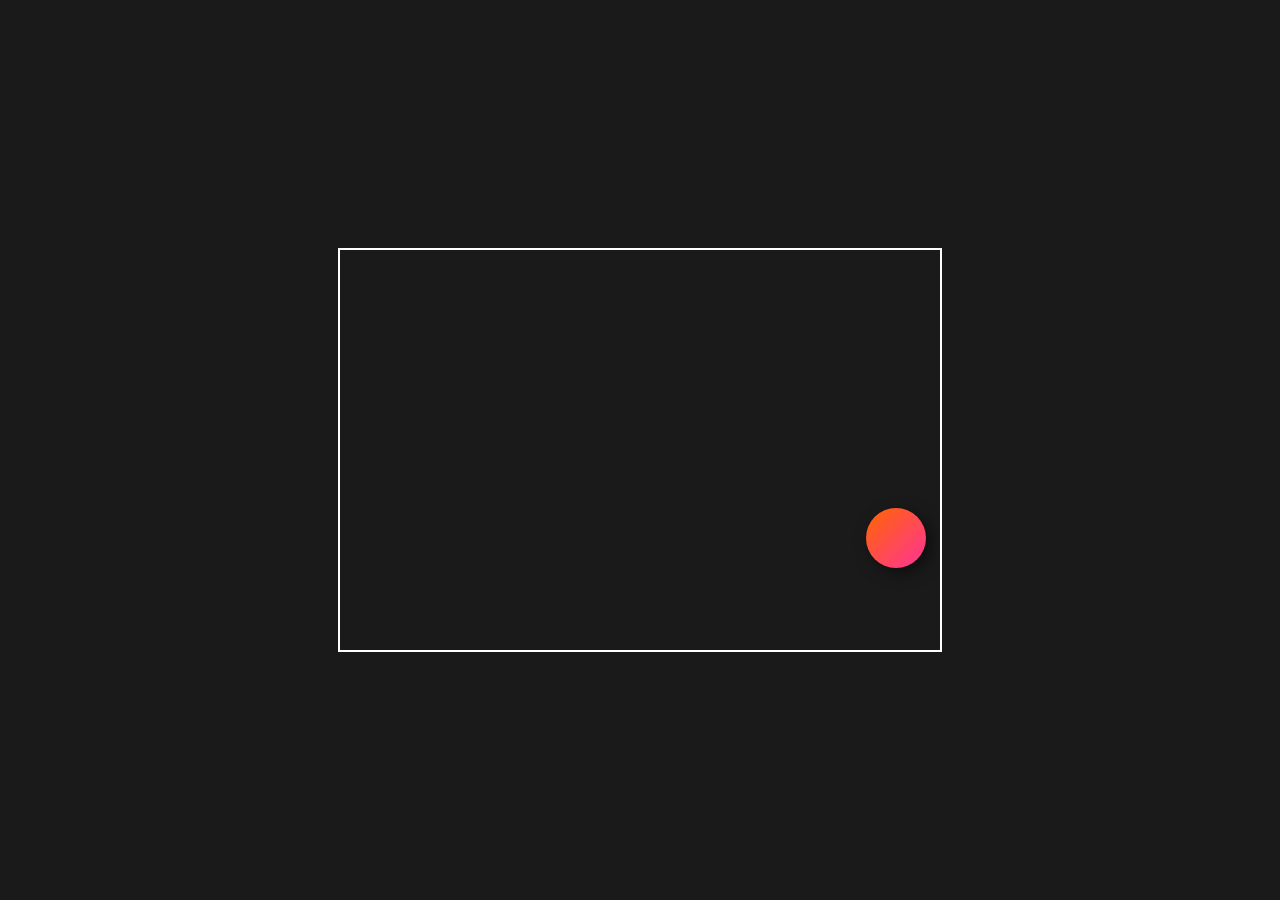
<file: Week_3/a2/a2.html>
<!DOCTYPE html>
<html lang="en">
<head>
    <meta charset="UTF-8">
    <meta name="viewport" content="width=device-width, initial-scale=1.0">
    <title>Bouncing Ball Animation, Home Assignment 2</title>
    <style>
        body {
            margin: 0;
            padding: 0;
            display: flex;
            justify-content: center;
            align-items: center;
            height: 100vh;
            background-color: #1a1a1a;
        }

        canvas {
            border: 2px solid #fff;
        }
    </style>
</head>
<body>
    <canvas id="ballCanvas" width="600" height="400"></canvas>

    <script>
        const canvas = document.getElementById('ballCanvas');
        const ctx = canvas.getContext('2d');

        const ball = {
            x: canvas.width / 2,
            y: canvas.height / 2,
            radius: 30,
            dx: 4,
            dy: 4,
            color: 'linear-gradient(45deg, #ff6600, #ff3399)', // Gradient color
            shadow: 'rgba(0, 0, 0, 0.5)',
            shadowOffset: 5,
            shadowBlur: 15
        };

        function drawBall() {
            const gradient = ctx.createLinearGradient(ball.x - ball.radius, ball.y - ball.radius, ball.x + ball.radius, ball.y + ball.radius);
            gradient.addColorStop(0, '#ff6600');
            gradient.addColorStop(1, '#ff3399');

            // Apply shadow
            ctx.shadowColor = ball.shadow;
            ctx.shadowOffsetX = ball.shadowOffset;
            ctx.shadowOffsetY = ball.shadowOffset;
            ctx.shadowBlur = ball.shadowBlur;

            // Draw ball with gradient
            ctx.beginPath();
            ctx.arc(ball.x, ball.y, ball.radius, 0, Math.PI * 2);
            ctx.fillStyle = gradient;
            ctx.fill();
            ctx.closePath();
        }

        function updateBallPosition() {
            // Ball movement
            ball.x += ball.dx;
            ball.y += ball.dy;

            // Check for boundary collision
            if (ball.x + ball.radius > canvas.width || ball.x - ball.radius < 0) {
                ball.dx = -ball.dx;
            }
            if (ball.y + ball.radius > canvas.height || ball.y - ball.radius < 0) {
                ball.dy = -ball.dy;
            }
        }

        function animate() {
            // Clear canvas
            ctx.clearRect(0, 0, canvas.width, canvas.height);

            // Draw the ball
            drawBall();

            // Update ball position
            updateBallPosition();

            // Call animate again to create an animation loop
            requestAnimationFrame(animate);
        }

        // Start the animation
        animate();
    </script>
</body>
</html>
</file>
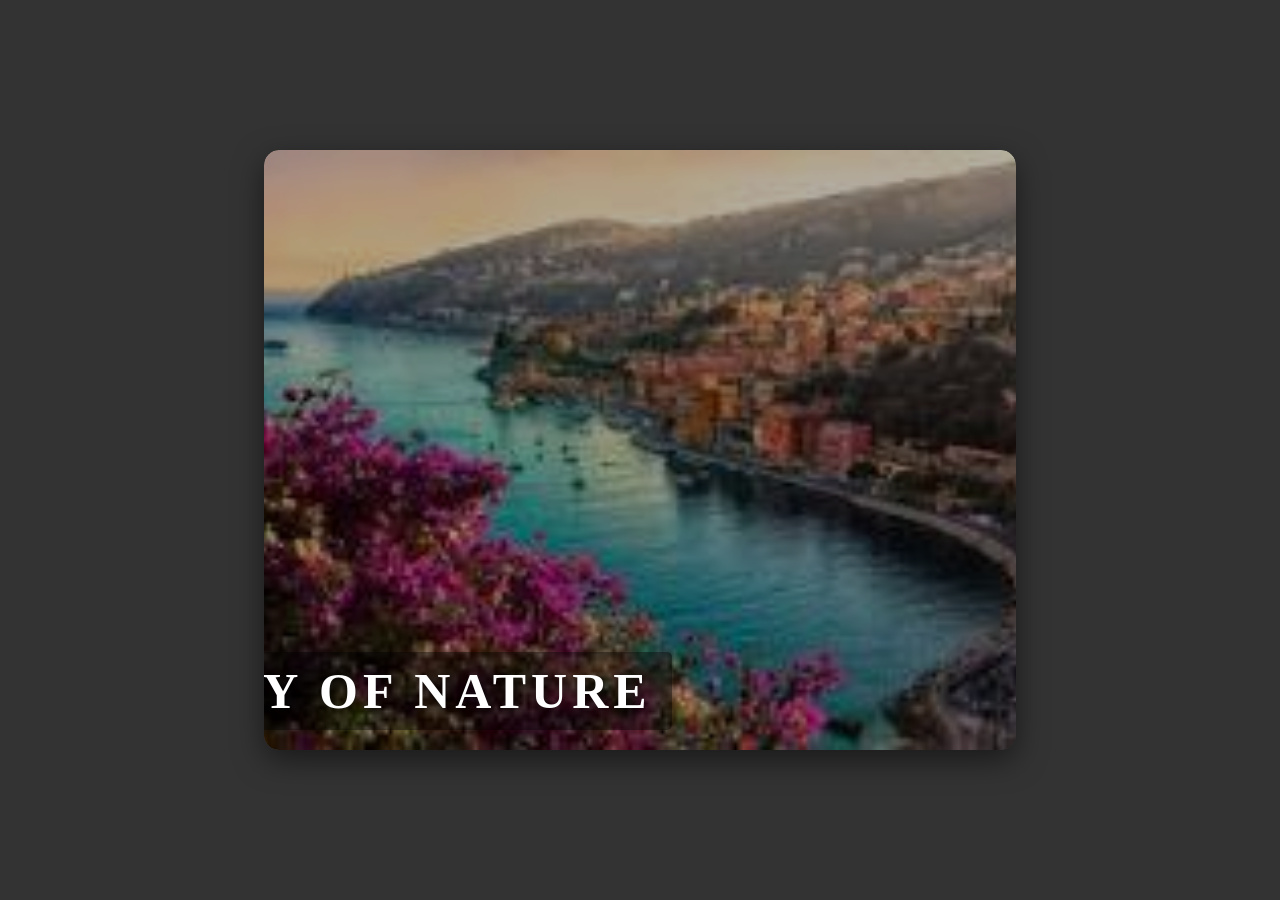
<file: Week_3/a3/a3.html>
<!DOCTYPE html>
<html lang="en">
<head>
    <meta charset="UTF-8">
    <meta name="viewport" content="width=device-width, initial-scale=1.0">
    <title>Home Assignment 3</title>
    <style>
        body, html {
            margin: 0;
            padding: 0;
            height: 100%;
            display: flex;
            justify-content: center;
            align-items: center;
            background-color: #333;
        }

        /* Container for image */
        .image-container {
            position: relative;
            width: 90%;
            max-width: 1200px;
            height: 600px;
            overflow: hidden;
            border-radius: 15px;
            box-shadow: 0 10px 30px rgba(0, 0, 0, 0.5);
        }

        /* Background image */
        .image-container img {
            width: 100%;
            height: 100%;
            object-fit: cover;
            border-radius: 15px;
            filter: brightness(70%); /* Darken the image for contrast */
        }

        /* Sliding text style */
        .sliding-text {
            position: absolute;
            bottom: 20px;
            left: -100%;
            font-size: 50px;
            font-weight: bold;
            color: #fff;
            text-transform: uppercase;
            letter-spacing: 5px;
            text-shadow: 2px 2px 10px rgba(0, 0, 0, 0.8);
            animation: slideText 7s ease-in-out infinite;
            padding: 10px 20px;
            background: rgba(0, 0, 0, 0.4);
            border-radius: 5px;
            transition: all 0.3s ease;
        }

        /* Animation for sliding text */
        @keyframes slideText {
            0% {
                left: -100%;
            }
            50% {
                left: 50%;
                transform: translateX(-50%);
            }
            100% {
                left: 100%;
            }
        }

        /* Hover effect on the sliding text */
        .sliding-text:hover {
            background: rgba(255, 255, 255, 0.6);
            color: #333;
            transform: scale(1.1);
        }
    </style>
</head>
<body>

    <!-- Image Container with Sliding Text -->
    <div class="image-container">
        <img src="image.jpeg" alt="Scenic View">
        <div class="sliding-text">Experience the Beauty of Nature</div>
    </div>

</body>
</html>
</file>
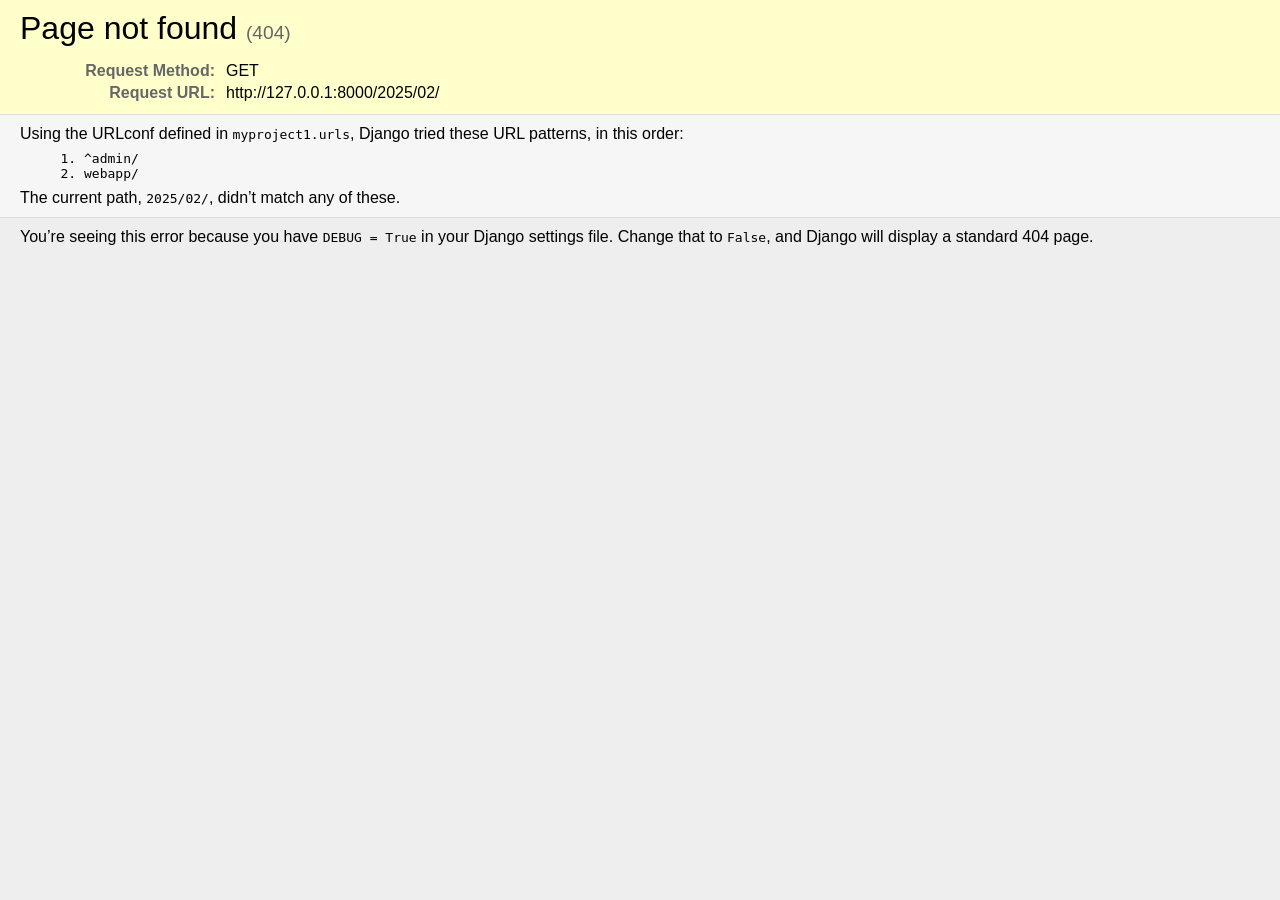
<file: Week_3/q1/Page not found at _2025_02_.html>
<!DOCTYPE html>
<html lang="en"><head>
  <meta http-equiv="content-type" content="text/html; charset=UTF-8">
  <title>Page not found at /2025/02/</title>
  <meta name="robots" content="NONE,NOARCHIVE">
  <style>
    html * { padding:0; margin:0; }
    body * { padding:10px 20px; }
    body * * { padding:0; }
    body { font-family: sans-serif; background:#eee; color:#000; }
    body > :where(header, main, footer) { border-bottom:1px solid #ddd; }
    h1 { font-weight:normal; margin-bottom:.4em; }
    h1 small { font-size:60%; color:#666; font-weight:normal; }
    table { border:none; border-collapse: collapse; width:100%; }
    td, th { vertical-align:top; padding:2px 3px; }
    th { width:12em; text-align:right; color:#666; padding-right:.5em; }
    #info { background:#f6f6f6; }
    #info ol { margin: 0.5em 4em; }
    #info ol li { font-family: monospace; }
    #summary { background: #ffc; }
    #explanation { background:#eee; border-bottom: 0px none; }
    pre.exception_value { font-family: sans-serif; color: #575757; font-size: 1.5em; margin: 10px 0 10px 0; }
  </style>
</head>
<body>
  <header id="summary">
    <h1>Page not found <small>(404)</small></h1>
    
    <table class="meta">
      <tbody><tr>
        <th scope="row">Request Method:</th>
        <td>GET</td>
      </tr>
      <tr>
        <th scope="row">Request URL:</th>
        <td>http://127.0.0.1:8000/2025/02/</td>
      </tr>
      
    </tbody></table>
  </header>

  <main id="info">
    
      <p>
      Using the URLconf defined in <code>myproject1.urls</code>,
      Django tried these URL patterns, in this order:
      </p>
      <ol>
        
          <li>
            
              <code>
                ^admin/
                
              </code>
            
          </li>
        
          <li>
            
              <code>
                webapp/
                
              </code>
            
          </li>
        
      </ol>
      <p>
        
          The current path, <code>2025/02/</code>,
        
        didn’t match any of these.
      </p>
    
  </main>

  <footer id="explanation">
    <p>
      You’re seeing this error because you have <code>DEBUG = True</code> in
      your Django settings file. Change that to <code>False</code>, and Django
      will display a standard 404 page.
    </p>
  </footer>


</body></html>
</file>
<file: Week_2/q2/styles.css>
body {
    font-family: Arial, sans-serif;
    background-color: #f4f4f9;
    margin: 0;
    padding: 0;
}

header {
    background-color: #333;
    color: white;
    padding: 15px;
    text-align: center;
}

h1 {
    margin: 0;
}

section {
    margin: 20px;
    padding: 20px;
    background-color: white;
    border-radius: 8px;
}

.employee-form, .employee-list {
    margin-top: 30px;
}

input[type="text"], input[type="number"] {
    width: 100%;
    padding: 8px;
    margin: 10px 0;
    border-radius: 4px;
    border: 1px solid #ccc;
}

button {
    padding: 10px 20px;
    background-color: #28a745;
    color: white;
    border: none;
    border-radius: 4px;
    cursor: pointer;
}

button:hover {
    background-color: #218838;
}

table {
    width: 100%;
    border-collapse: collapse;
}

th, td {
    padding: 12px;
    border: 1px solid #ddd;
    text-align: center;
}

th {
    background-color: #007bff;
    color: white;
}

td button {
    background-color: #007bff;
    color: white;
    padding: 5px 10px;
    border: none;
    cursor: pointer;
}

td button:hover {
    background-color: #0056b3;
}

td button.delete {
    background-color: #dc3545;
}

td button.delete:hover {
    background-color: #c82333;
}
</file>
